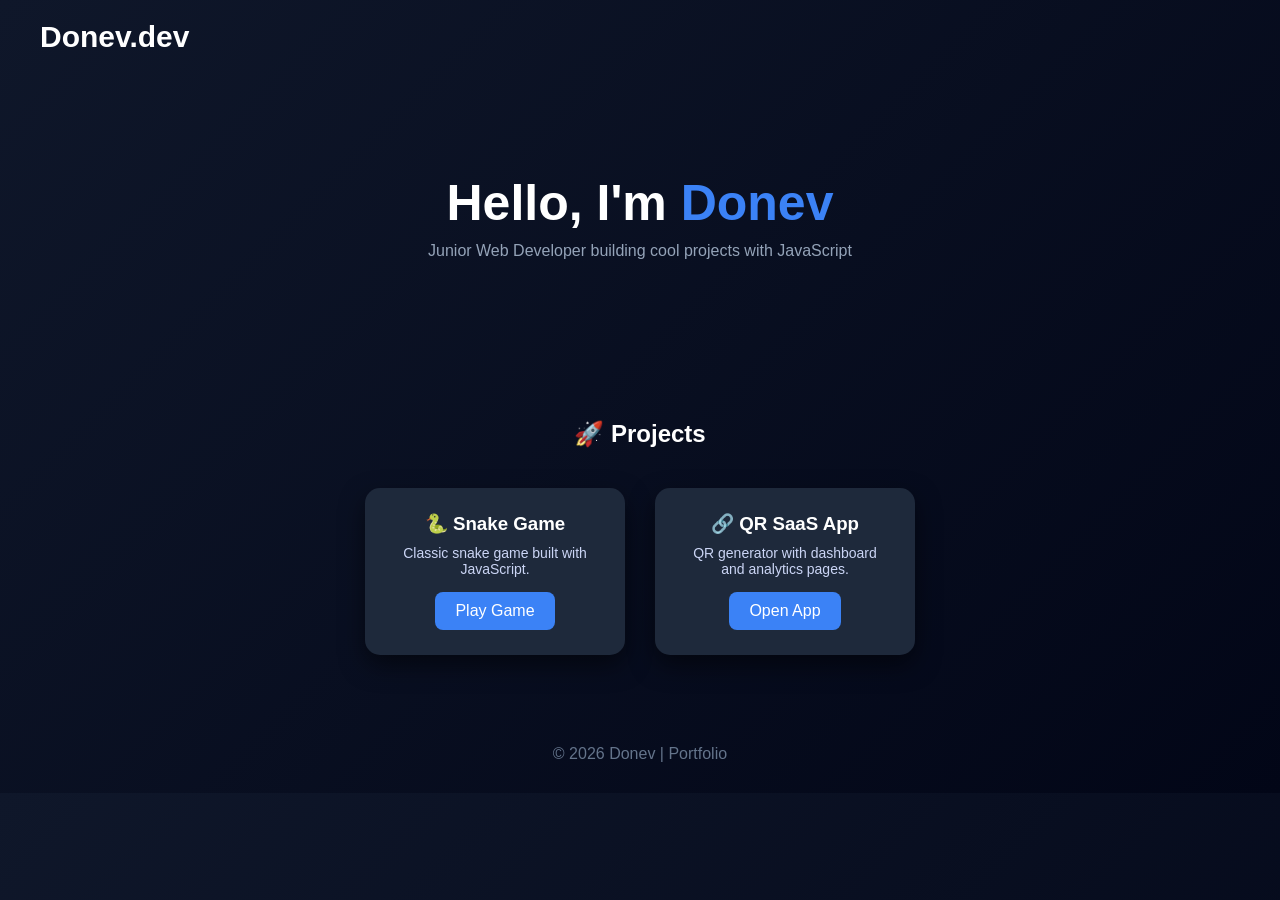
<file: index.html>
<!DOCTYPE html>
<html lang="en">
<head>
  <meta charset="UTF-8">
  <title>Donev Portfolio</title>
  <link rel="stylesheet" href="style.css">
</head>
<body>

  <nav>
    <h2>Donev.dev</h2>
  </nav>

  <section class="hero">
    <h1>Hello, I'm <span>Donev</span></h1>
    <p>Junior Web Developer building cool projects with JavaScript</p>
  </section>

  <section class="projects">
    <h2>🚀 Projects</h2>

    <div class="project-grid">

      <div class="card">
        <h3>🐍 Snake Game</h3>
        <p>Classic snake game built with JavaScript.</p>
        <a href="snake game/index.html" target="_blank">Play Game</a>
      </div>

      <div class="card">
        <h3>🔗 QR SaaS App</h3>
        <p>QR generator with dashboard and analytics pages.</p>
        <a href="qr-saas/public/index.html" target="_blank">Open App</a>
      </div>

    </div>
  </section>

  <footer>
    <p>© 2026 Donev | Portfolio</p>
  </footer>

</body>
</html>
</file>
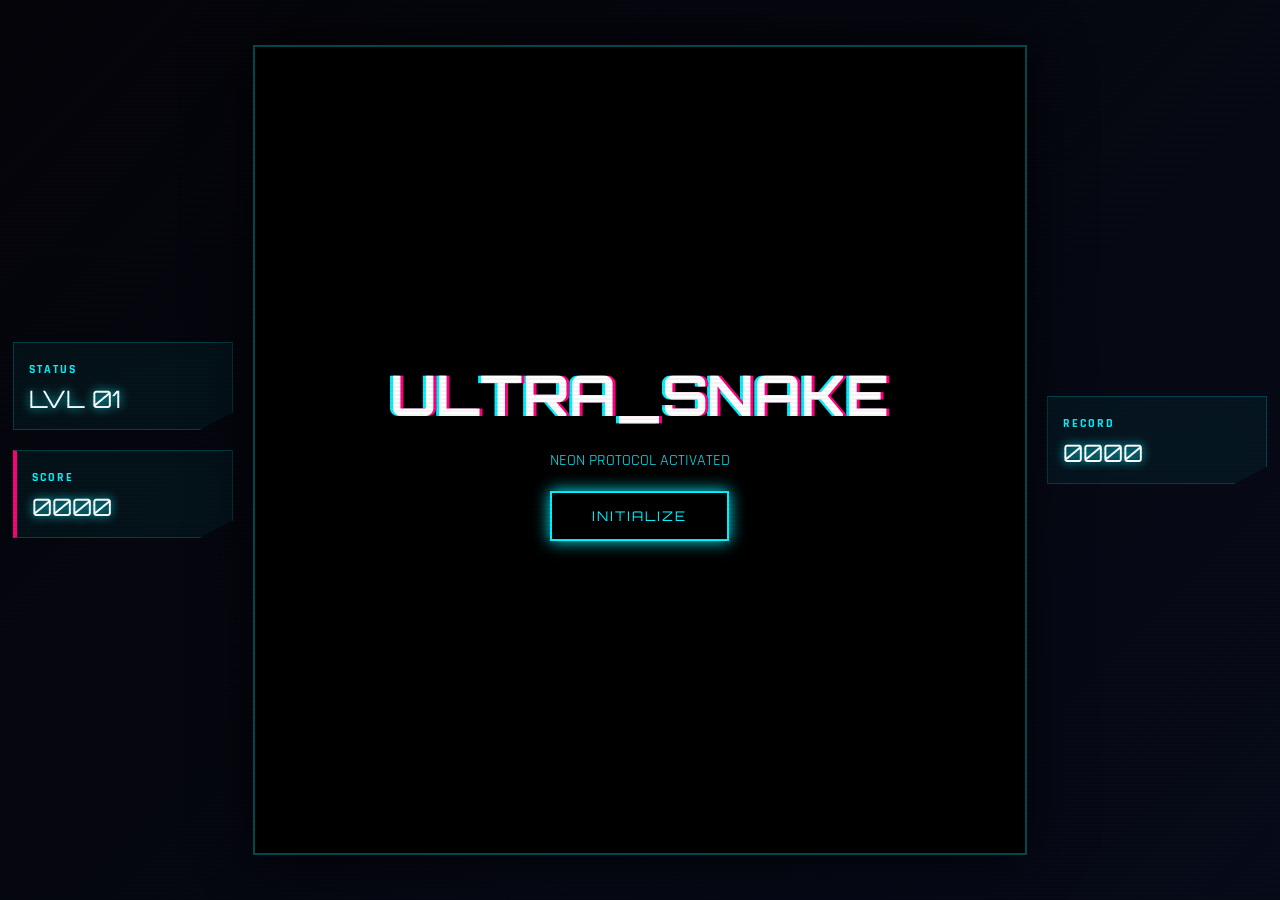
<file: snake game/index.html>
<!DOCTYPE html>
<html lang="bg">
<head>
    <meta charset="UTF-8">
    <meta name="viewport" content="width=device-width, initial-scale=1.0">
    <title>SNAKE ULTRA-INSTINCT | NEON EDITION</title>
    <link href="https://fonts.googleapis.com/css2?family=Orbitron:wght@400;700&family=Rajdhani:wght@500;700&display=swap" rel="stylesheet">
    <style>
        :root {
            --neon-blue: #00f2ff;
            --neon-pink: #ff007f;
            --bg-dark: #05050a;
            --glass: rgba(0, 242, 255, 0.05);
        }

        * { margin: 0; padding: 0; box-sizing: border-box; }
        
        @keyframes backgroundMove {
            0% { background-position: 0% 50%; }
            50% { background-position: 100% 50%; }
            100% { background-position: 0% 50%; }
        }

        body {
            background: linear-gradient(-45deg, #05050a, #0a1128, #05050a);
            background-size: 400% 400%;
            animation: backgroundMove 15s ease infinite;
            color: white;
            font-family: 'Rajdhani', sans-serif;
            height: 100vh;
            overflow: hidden;
            display: flex;
            align-items: center;
            justify-content: center;
        }

        .scanlines {
            position: fixed; inset: 0;
            background: linear-gradient(to bottom, transparent 50%, rgba(0,0,0,0.3) 51%);
            background-size: 100% 4px;
            z-index: 300; pointer-events: none; opacity: 0.15;
        }

        #ui-wrapper {
            display: grid;
            grid-template-columns: 220px 1fr 220px;
            gap: 20px;
            width: 98vw;
            height: 90vh;
            max-width: 1400px;
            z-index: 10;
        }

        .side-panel { display: flex; flex-direction: column; justify-content: center; }

        .glass-card {
            background: var(--glass);
            backdrop-filter: blur(10px);
            border: 1px solid rgba(0, 242, 255, 0.2);
            padding: 15px;
            margin-bottom: 20px;
            clip-path: polygon(0 0, 100% 0, 100% 80%, 85% 100%, 0 100%);
        }

        .label { font-size: 12px; letter-spacing: 2px; color: var(--neon-blue); font-weight: bold; }
        .value { font-family: 'Orbitron', sans-serif; font-size: 24px; margin-top: 5px; text-shadow: 0 0 10px var(--neon-blue); }

        #game-viewport {
            position: relative;
            border: 2px solid rgba(0, 242, 255, 0.3);
            background: #000;
            overflow: hidden;
            box-shadow: 0 0 50px rgba(0, 0, 0, 0.8);
        }

        canvas { width: 100%; height: 100%; display: block; }

        .overlay {
            position: absolute; inset: 0;
            display: flex; flex-direction: column; align-items: center; justify-content: center;
            background: rgba(0,0,0,0.9);
            z-index: 100; backdrop-filter: blur(12px);
            transition: 0.5s;
        }

        .hidden { display: none !important; opacity: 0; }

        .glitch {
            font-size: 3.5rem;
            font-family: 'Orbitron';
            color: white;
            text-shadow: 3px 0 0 var(--neon-pink), -3px 0 0 var(--neon-blue);
            margin-bottom: 20px;
            text-align: center;
        }

        .cyber-btn {
            padding: 15px 40px;
            background: transparent;
            border: 2px solid var(--neon-blue);
            color: var(--neon-blue);
            font-family: 'Orbitron', sans-serif;
            cursor: pointer;
            transition: 0.3s;
            letter-spacing: 2px;
            box-shadow: 0 0 15px var(--neon-blue);
        }

        .cyber-btn:hover { background: var(--neon-blue); color: black; box-shadow: 0 0 35px var(--neon-blue); }

        #combo-meter {
            text-align: center;
            color: var(--neon-pink);
            display: none;
            animation: pulse 0.5s infinite alternate;
        }

        @keyframes pulse { from { transform: scale(1); } to { transform: scale(1.1); } }

        .combo-val { font-size: 3.5rem; font-family: 'Orbitron'; text-shadow: 0 0 20px var(--neon-pink); }
    </style>
</head>
<body>
    <div class="scanlines"></div>

    <div id="ui-wrapper">
        <div class="side-panel left">
            <div class="glass-card">
                <span class="label">STATUS</span>
                <div class="value" id="lvl-display">LVL 01</div>
            </div>
            <div class="glass-card" style="border-left: 4px solid var(--neon-pink);">
                <span class="label">SCORE</span>
                <div class="value" id="score-display">0000</div>
            </div>
        </div>

        <div id="game-viewport">
            <canvas id="c"></canvas>
            
            <div id="start-screen" class="overlay">
                <h1 class="glitch">ULTRA_SNAKE</h1>
                <p style="color: var(--neon-blue); margin-bottom: 20px;">NEON PROTOCOL ACTIVATED</p>
                <button class="cyber-btn" onclick="game.start()">INITIALIZE</button>
            </div>

            <div id="game-over" class="overlay hidden">
                <h1 class="glitch" style="color: var(--neon-pink);">SYSTEM_CRASH</h1>
                <div class="value" id="final-score" style="margin-bottom: 20px; font-size: 3rem;">0000</div>
                <button class="cyber-btn" onclick="location.reload()">REBOOT SYSTEM</button>
            </div>
        </div>

        <div class="side-panel right">
            <div class="glass-card">
                <span class="label">RECORD</span>
                <div class="value" id="best-display">0000</div>
            </div>
            <div id="combo-meter">
                <div class="combo-val">x<span id="combo-num">1</span></div>
                <div class="label">COMBO MULTIPLIER</div>
            </div>
        </div>
    </div>

    <script src="scripts.js"></script>
</body>
</html>
</file>
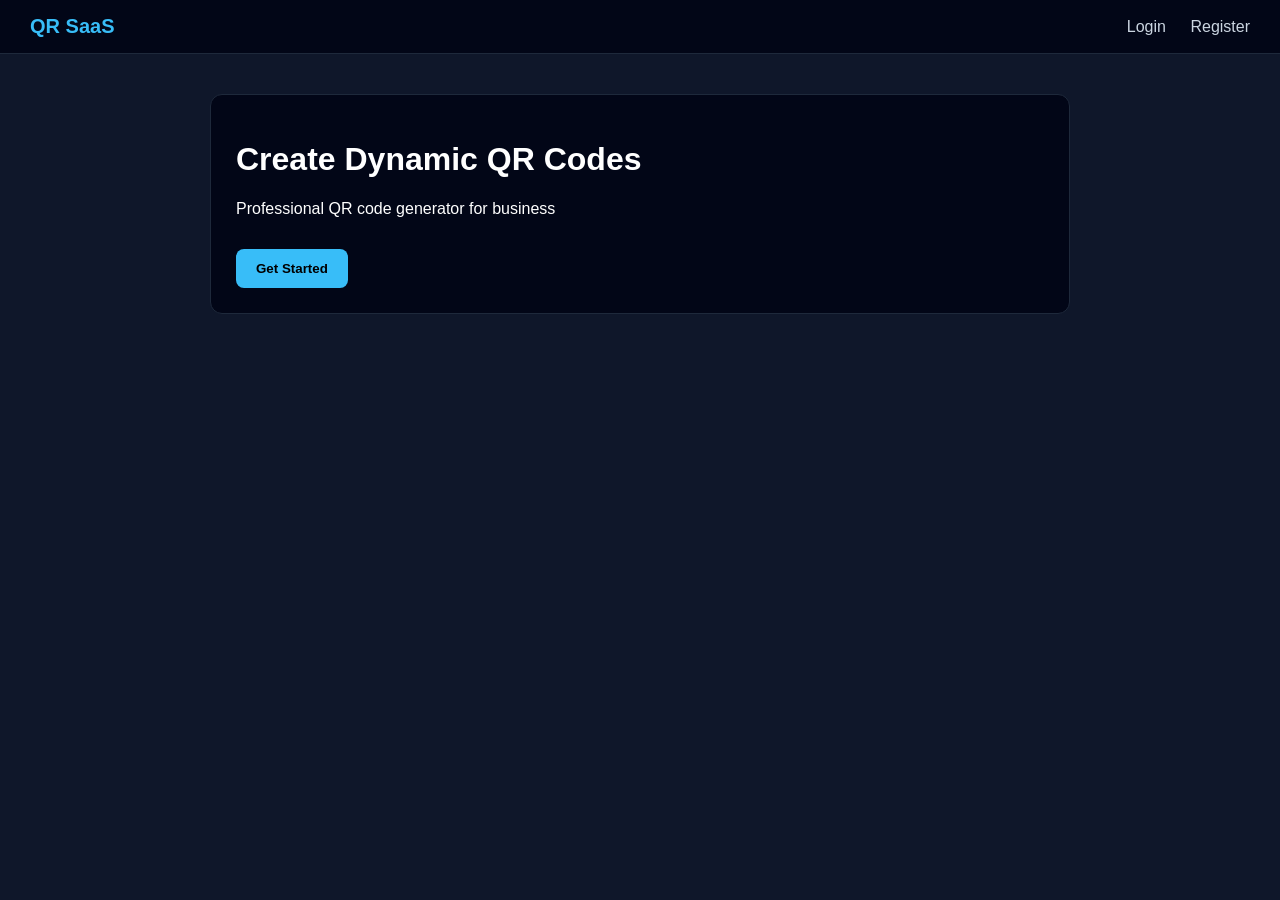
<file: qr-saas/public/index.html>
<!DOCTYPE html>
<html>
<head>
<title>QR SaaS</title>
<link rel="stylesheet" href="style.css">
</head>
<body>

<div class="navbar">

<div class="logo">QR SaaS</div>

<div class="nav-links">
<a href="login.html">Login</a>
<a href="register.html">Register</a>
</div>

</div>

<div class="container">

<div class="card">

<h1>Create Dynamic QR Codes</h1>

<p>Professional QR code generator for business</p>

<a href="register.html">
<button>Get Started</button>
</a>

</div>

</div>

</body>
</html>
</file>
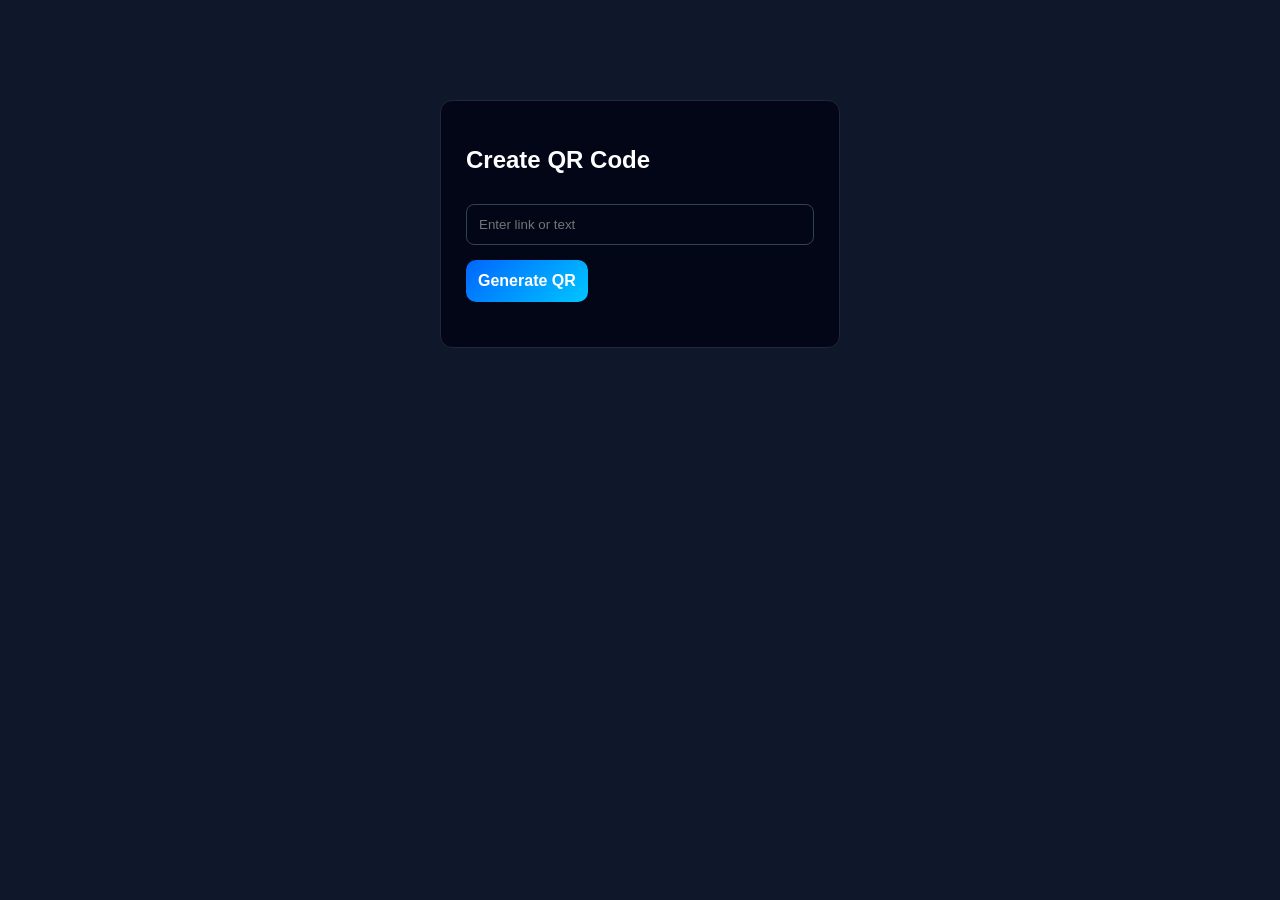
<file: qr-saas/public/generator.html>
<!DOCTYPE html>
<html>
<head>
<meta charset="UTF-8">
<title>QR Generator</title>
<link rel="stylesheet" href="style.css">
</head>
<body>

<div class="auth-box card">

<h2>Create QR Code</h2>

<input id="qrText" placeholder="Enter link or text">

<button onclick="generateQR()" class="btn-primary">
Generate QR
</button>

<div id="qrResult" style="margin-top:20px;"></div>

</div>

<script>

async function generateQR(){

const text = document.getElementById("qrText").value;

const res = await fetch("/api/generate-qr",{

method:"POST",

headers:{
"Content-Type":"application/json"
},

body:JSON.stringify({text})

});

const data = await res.json();

document.getElementById("qrResult").innerHTML = `

<img src="${data.qr}" width="200">

<br><br>

<a download="qr.png" href="${data.qr}">
<button class="btn-primary">Download</button>
</a>

`;

}

</script>

</body>
</html>
</file>
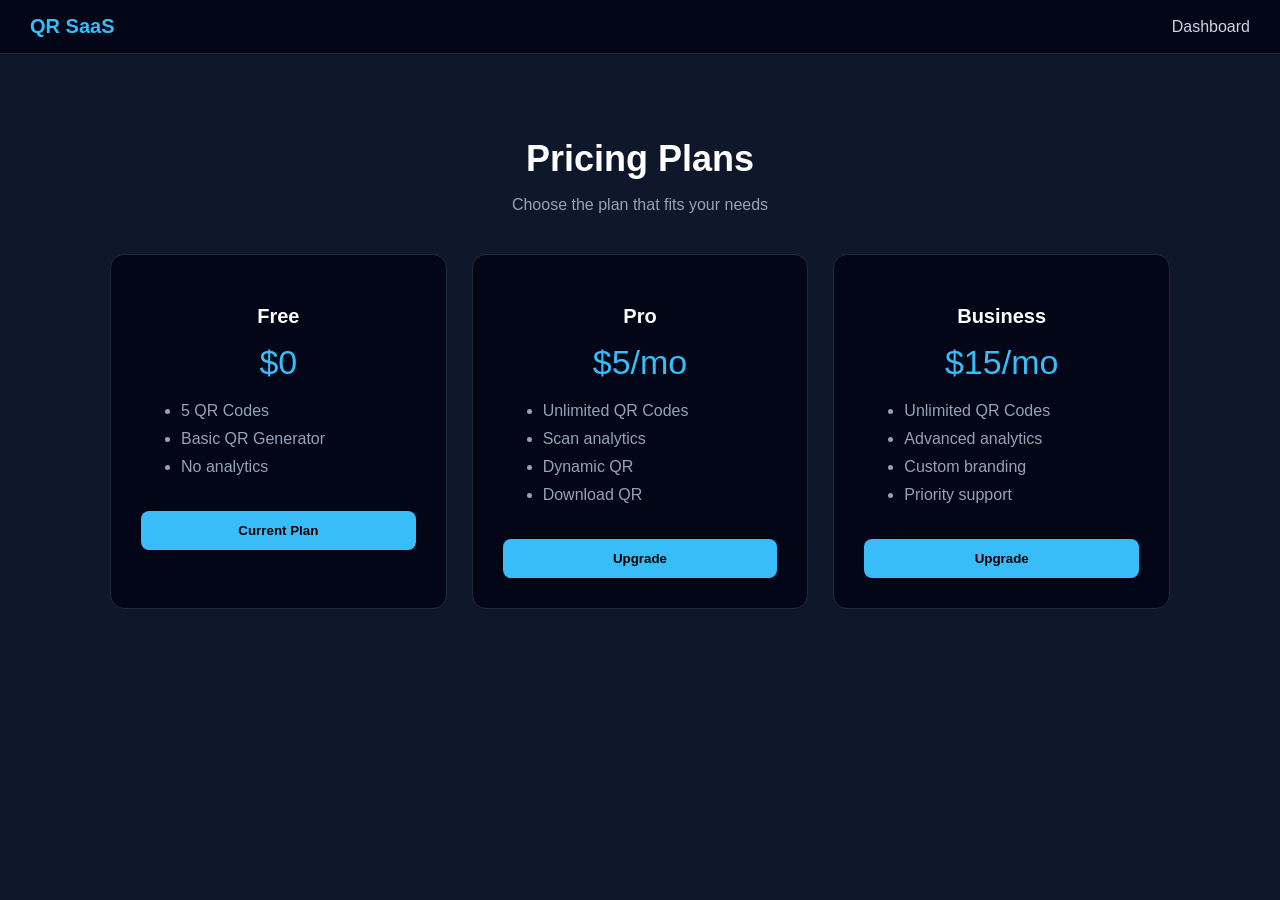
<file: qr-saas/public/pricing.html>
<!DOCTYPE html>
<html>
<head>
<meta charset="UTF-8">
<title>Pricing</title>
<link rel="stylesheet" href="style.css">

<style>

.pricing-container{
max-width:1100px;
margin:auto;
padding:60px 20px;
text-align:center;
}

.pricing-title{
font-size:36px;
margin-bottom:10px;
}

.pricing-sub{
color:#94a3b8;
margin-bottom:40px;
}

.pricing-grid{
display:grid;
grid-template-columns:repeat(auto-fit,minmax(250px,1fr));
gap:25px;
}

.price-card{
background:#020617;
border:1px solid #1e293b;
border-radius:14px;
padding:30px;
}

.price-card h3{
font-size:20px;
margin-bottom:10px;
}

.price{
font-size:34px;
margin:15px 0;
color:#38bdf8;
}

.features{
text-align:left;
margin:20px 0;
}

.features li{
margin-bottom:10px;
color:#94a3b8;
}

.btn{
width:100%;
padding:12px;
background:#38bdf8;
border:none;
border-radius:8px;
color:black;
font-weight:600;
cursor:pointer;
}

.btn:hover{
background:#0ea5e9;
}

</style>

</head>
<body>

<div class="navbar">

<div class="logo">QR SaaS</div>

<div class="nav-links">
<a href="dashboard.html">Dashboard</a>
</div>

</div>

<div class="pricing-container">

<h1 class="pricing-title">Pricing Plans</h1>
<p class="pricing-sub">Choose the plan that fits your needs</p>

<div class="pricing-grid">

<div class="price-card">

<h3>Free</h3>

<div class="price">$0</div>

<ul class="features">
<li>5 QR Codes</li>
<li>Basic QR Generator</li>
<li>No analytics</li>
</ul>

<button class="btn" disabled>
Current Plan
</button>

</div>


<div class="price-card">

<h3>Pro</h3>

<div class="price">$5/mo</div>

<ul class="features">
<li>Unlimited QR Codes</li>
<li>Scan analytics</li>
<li>Dynamic QR</li>
<li>Download QR</li>
</ul>

<button onclick="buyPremium()" class="btn">
Upgrade
</button>

</div>


<div class="price-card">

<h3>Business</h3>

<div class="price">$15/mo</div>

<ul class="features">
<li>Unlimited QR Codes</li>
<li>Advanced analytics</li>
<li>Custom branding</li>
<li>Priority support</li>
</ul>

<button onclick="buyPremium()" class="btn">
Upgrade
</button>

</div>

</div>

</div>


<script>

async function buyPremium(){

const res = await fetch("/api/create-checkout-session",{
method:"POST"
});

const data = await res.json();

window.location = data.url;

}

</script>

</body>
</html>
</file>
<file: style.css>
* {
  margin: 0;
  padding: 0;
  box-sizing: border-box;
  font-family: 'Segoe UI', sans-serif;
}

body {
  background: linear-gradient(135deg, #0f172a, #020617);
  color: white;
}

/* NAV */
nav {
  padding: 20px 40px;
  font-size: 20px;
  font-weight: bold;
}

/* HERO */
.hero {
  text-align: center;
  padding: 100px 20px;
}

.hero h1 {
  font-size: 50px;
}

.hero span {
  color: #3b82f6;
}

.hero p {
  margin-top: 10px;
  color: #94a3b8;
}

/* PROJECTS */
.projects {
  padding: 60px 20px;
  text-align: center;
}

.projects h2 {
  margin-bottom: 40px;
}

.project-grid {
  display: flex;
  justify-content: center;
  gap: 30px;
  flex-wrap: wrap;
}

.card {
  background: #1e293b;
  padding: 25px;
  border-radius: 15px;
  width: 260px;
  transition: 0.3s;
  box-shadow: 0 10px 25px rgba(0,0,0,0.5);
}

.card:hover {
  transform: translateY(-10px) scale(1.03);
}

.card h3 {
  margin-bottom: 10px;
}

.card p {
  color: #cbd5f5;
  font-size: 14px;
}

.card a {
  display: inline-block;
  margin-top: 15px;
  padding: 10px 20px;
  background: #3b82f6;
  border-radius: 8px;
  color: white;
  text-decoration: none;
  transition: 0.2s;
}

.card a:hover {
  background: #2563eb;
}

/* FOOTER */
footer {
  text-align: center;
  padding: 30px;
  color: #64748b;
}
</file>
<file: qr-saas/public/style.css>
* {
  box-sizing: border-box;
}

body {
  margin: 0;
  font-family: Inter, Arial, sans-serif;
  background: #0f172a;
  color: white;
}

/* NAVBAR */

.navbar {
  background: #020617;
  padding: 15px 30px;
  display: flex;
  justify-content: space-between;
  align-items: center;
  border-bottom: 1px solid #1e293b;
}

.logo {
  font-weight: bold;
  font-size: 20px;
  color: #38bdf8;
}

.nav-links a {
  color: #cbd5e1;
  margin-left: 20px;
  text-decoration: none;
}

.nav-links a:hover {
  color: white;
}

/* CONTAINER */

.container {
  max-width: 900px;
  margin: auto;
  padding: 40px 20px;
}

/* CARD */

.card {
  background: #020617;
  padding: 25px;
  border-radius: 12px;
  border: 1px solid #1e293b;
  margin-bottom: 20px;
}

/* INPUT */

input {
  width: 100%;
  padding: 12px;
  margin-top: 10px;
  background: #020617;
  border: 1px solid #334155;
  border-radius: 8px;
  color: white;
}

/* BUTTON */
.login-buttons {
  display: flex;
  gap: 12px;
  margin-top: 15px;
}

.btn-primary {
  flex: 1;
  padding: 12px;
  background: linear-gradient(135deg, #0066ff, #00c6ff);
  border: none;
  border-radius: 10px;
  color: white;
  font-size: 16px;
  cursor: pointer;
}

.btn-google {
  flex: 1;
  padding: 12px;
  background: white;
  border-radius: 10px;
  text-decoration: none;
  color: #333;
  font-size: 16px;
  display: flex;
  align-items: center;
  justify-content: center;
  gap: 10px;
  border: 1px solid #ddd;
  cursor: pointer;
}

.btn-google img {
  width: 18px;
}
button {
  margin-top: 15px;
  padding: 12px 20px;
  background: #38bdf8;
  border: none;
  border-radius: 8px;
  color: black;
  font-weight: bold;
  cursor: pointer;
}

button:hover {
  background: #0ea5e9;
}

/* QR RESULT */

.qr-result {
  margin-top: 20px;
  text-align: center;
}

.qr-result img {
  background: white;
  padding: 10px;
  border-radius: 10px;
}

/* LOGIN BOX */

.auth-box {
  max-width: 400px;
  margin: auto;
  margin-top: 100px;
}
</file>
